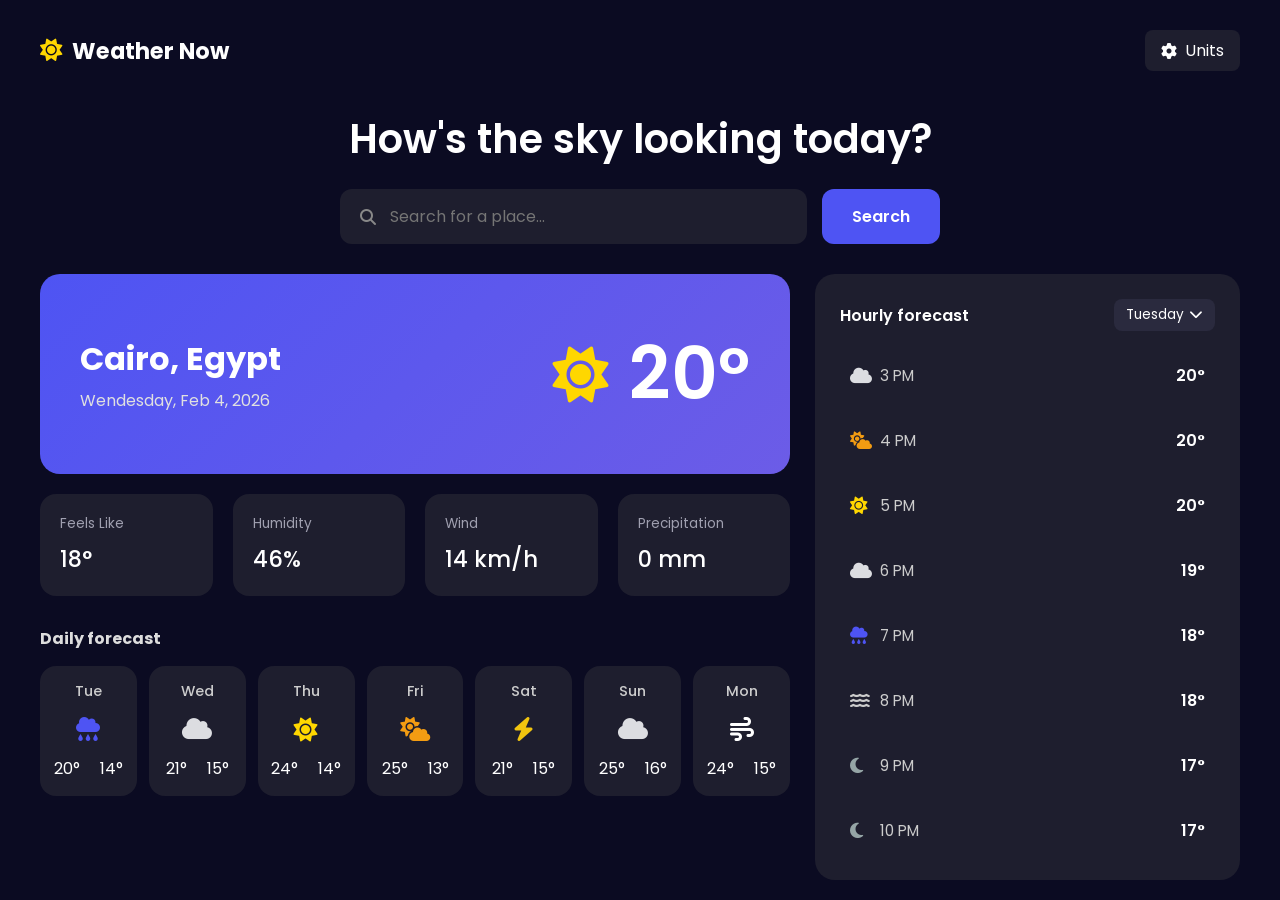
<file: Assignment_2/index.html>
<!DOCTYPE html>
<html lang="en">
<head>
    <meta charset="UTF-8">
    <meta name="viewport" content="width=device-width, initial-scale=1.0">
    <title>Weather Dashboard</title>
    <link rel="stylesheet" href="style.css">
    <link href="https://fonts.googleapis.com/css2?family=Poppins:wght@400;500;600;700&display=swap" rel="stylesheet">
    <link rel="stylesheet" href="https://cdnjs.cloudflare.com/ajax/libs/font-awesome/6.4.0/css/all.min.css">
</head>
<body>
    <div class="container">
        
        <header>
            <div class="header-top">
                <div class="logo">
                    <i class="fas fa-sun"></i> Weather Now
                </div>
                <button class="units-btn">
                    <i class="fas fa-cog"></i> Units
                </button>
            </div>

            <section class="search-section">
                <h1>How's the sky looking today?</h1>
                <div class="search-bar">
                    <i class="fas fa-search search-icon"></i>
                    <input type="text" placeholder="Search for a place...">
                    <button>Search</button>
                </div>
            </section>
        </header>

        <div class="dashboard-flex">
            <div class="left-panel">
                <div class="main-card">
                    <div class="location-info">
                        <h2>Cairo, Egypt</h2>
                        <p>Wendesday, Feb 4, 2026</p>
                    </div>
                    <div class="weather-icon">
                        <i class="fas fa-sun"></i>
                        <span>20°</span>
                    </div>
                </div>

                <div class="stats-container">
                    <div class="stat-box">
                        <span>Feels Like</span>
                        <span>18°</span>
                    </div>
                    <div class="stat-box">
                        <span>Humidity</span>
                        <span>46%</span>
                    </div>
                    <div class="stat-box">
                        <span>Wind</span>
                        <span>14 km/h</span>
                    </div>
                    <div class="stat-box">
                        <span>Precipitation</span>
                        <span>0 mm</span>
                    </div>
                </div>

                <div class="daily-container">
                    <h3>Daily forecast</h3>
                    <div class="days-list">
                        <div>
                            <span class="day-name">Tue</span>
                            <i class="fas fa-cloud-rain"></i>
                            <div class="daily-temps">
                                <span class="max">20°</span>
                                <span class="min">14°</span>
                            </div>
                        </div>
                        <div>
                            <span class="day-name">Wed</span>
                            <i class="fas fa-cloud"></i>
                            <div class="daily-temps">
                                <span class="max">21°</span>
                                <span class="min">15°</span>
                            </div>
                        </div>
                        <div>
                            <span class="day-name">Thu</span>
                            <i class="fas fa-sun"></i>
                            <div class="daily-temps">
                                <span class="max">24°</span>
                                <span class="min">14°</span>
                            </div>
                        </div>
                        <div>
                            <span class="day-name">Fri</span>
                            <i class="fas fa-cloud-sun"></i>
                            <div class="daily-temps">
                                <span class="max">25°</span>
                                <span class="min">13°</span>
                            </div>
                        </div>
                        <div>
                            <span class="day-name">Sat</span>
                            <i class="fas fa-bolt"></i>
                            <div class="daily-temps">
                                <span class="max">21°</span>
                                <span class="min">15°</span>
                            </div>
                        </div>
                        <div>
                            <span class="day-name">Sun</span>
                            <i class="fas fa-cloud"></i>
                            <div class="daily-temps">
                                <span class="max">25°</span>
                                <span class="min">16°</span>
                            </div>
                        </div>
                        <div>
                            <span class="day-name">Mon</span>
                            <i class="fas fa-wind"></i>
                            <div class="daily-temps">
                                <span class="max">24°</span>
                                <span class="min">15°</span>
                            </div>
                        </div>
                    </div>
                </div>
            </div>

            <div class="right-panel">
                <div class="hourly-header">
                    <h3>Hourly forecast</h3>
                    <span>Tuesday <i class="fas fa-chevron-down"></i></span>
                </div>
                
                <div class="hourly-list">
                    <div>
                        <i class="fas fa-cloud"></i> 3 PM <span>20°</span>
                    </div>
                    <div>
                        <i class="fas fa-cloud-sun"></i> 4 PM <span>20°</span>
                    </div>
                    <div>
                        <i class="fas fa-sun"></i> 5 PM <span>20°</span>
                    </div>
                    <div>
                        <i class="fas fa-cloud"></i> 6 PM <span>19°</span>
                    </div>
                    <div>
                        <i class="fas fa-cloud-rain"></i> 7 PM <span>18°</span>
                    </div>
                    <div>
                        <i class="fas fa-water"></i> 8 PM <span>18°</span>
                    </div>
                    <div>
                        <i class="fas fa-moon"></i> 9 PM <span>17°</span>
                    </div>
                    <div>
                        <i class="fas fa-moon"></i> 10 PM <span>17°</span>
                    </div>
                </div>
            </div>

        </div>
    </div>
</body>
</html>
</file>
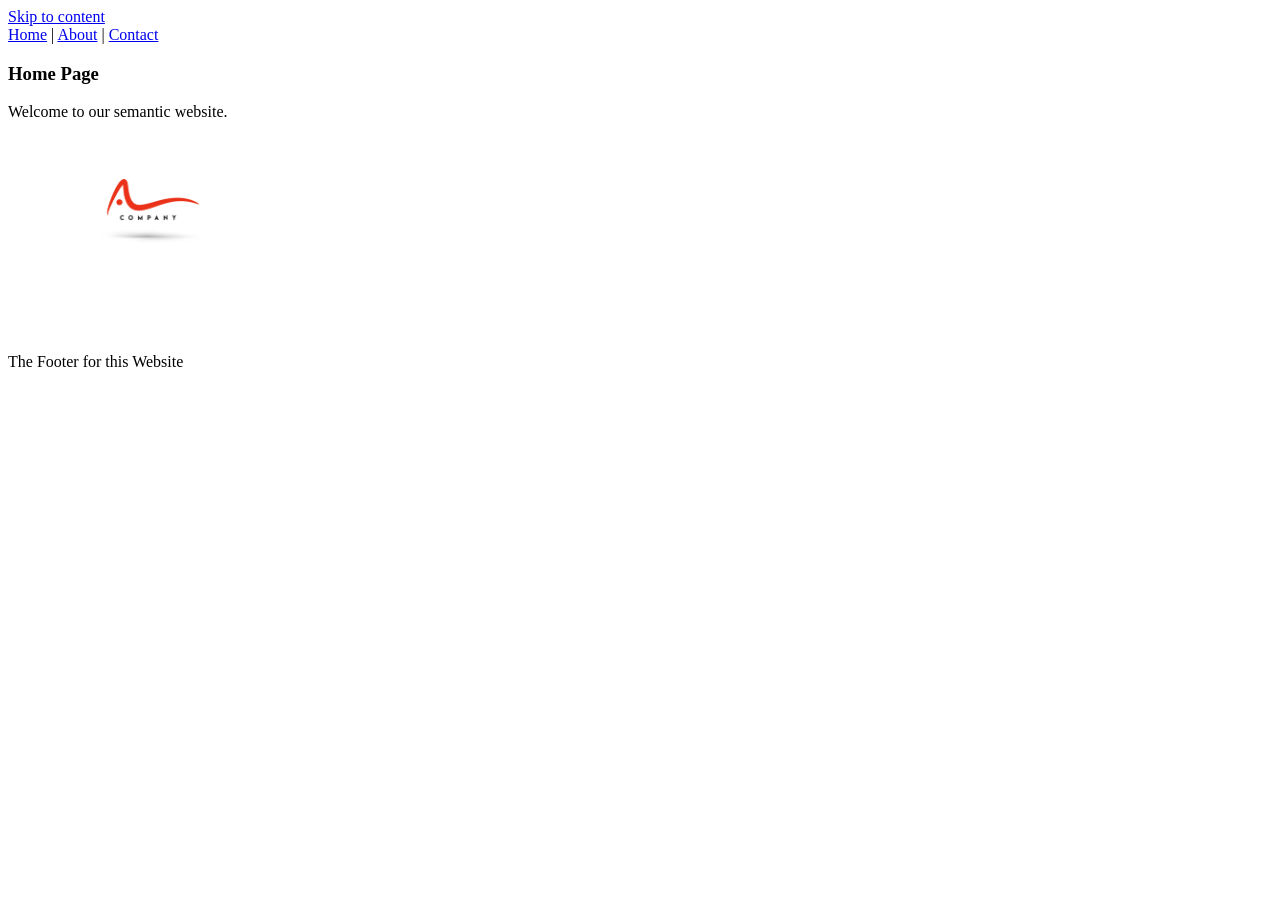
<file: Assignment_1/task5/index.html>
<!DOCTYPE html>
<html lang="en">
<head>
    <meta charset="UTF-8">
    <meta name="description" content="Home page">
    <link rel="canonical" href="index.html">
    <meta property="og:title" content="Home">
    <meta property="og:description" content="Welcome page">
    <meta property="og:image" content="image.jpg">
    <title>Home</title>
</head>
<body>
    <a href="#main">Skip to content</a>

<header>
    <nav>
        <a href="index.html">Home</a> |
        <a href="about.html">About</a> |
        <a href="contact.html">Contact</a>
    </nav>
</header>

<main id="main">
<section>
        <article>
            <h1>Home Page</h1>
            <p>Welcome to our semantic website.</p>
            
            <figure>
                <img src="../logo.jpg" alt="Description" width="200">
            </figure>
        </article>
    </section>

</main>
<br><br><br>
<footer>
    <p>The Footer for this Website</p>
</footer>
</body>
</html>
</file>
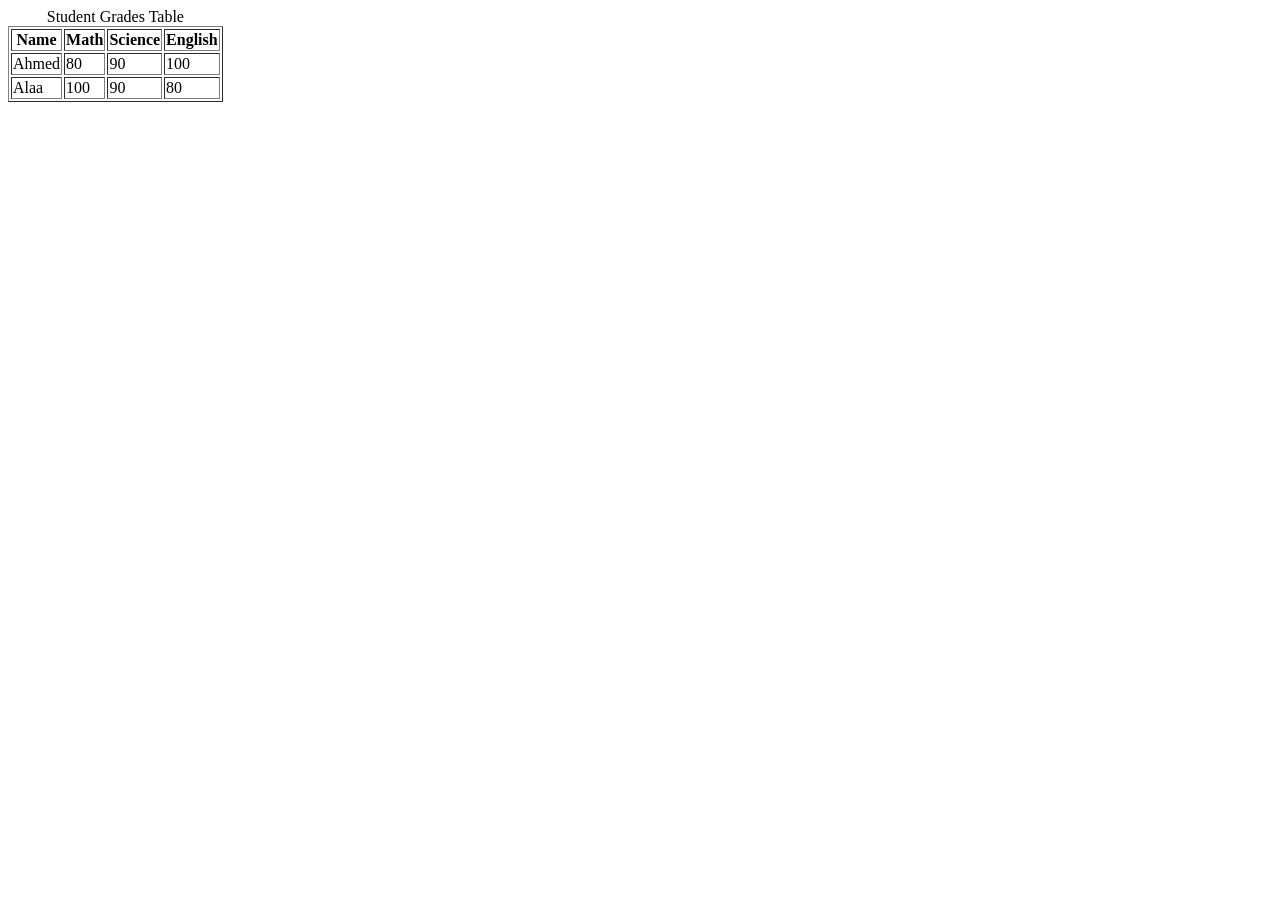
<file: Assignment_1/task2.html>
<!DOCTYPE html>
<html lang="en">
<head>
    <meta charset="UTF-8">
    <meta name="viewport" content="width=device-width, initial-scale=1.0">
    <title>Table Grades </title>
</head>
<body>
    <table border="1">
    <caption>Student Grades Table</caption>

    <thead>
        <tr>
            <th>Name</th>
            <th>Math</th>
            <th>Science</th>
            <th>English</th>
        </tr>
    </thead>

    <tbody>
        <tr>
            <td>Ahmed</td>
            <td>80</td>
            <td>90</td>
            <td>100</td>
        </tr>
        <tr>
            <td>Alaa</td>
            <td>100</td>
            <td>90</td>
            <td>80</td>
        </tr>
    </tbody>
</table>
</body>
</html>
</file>
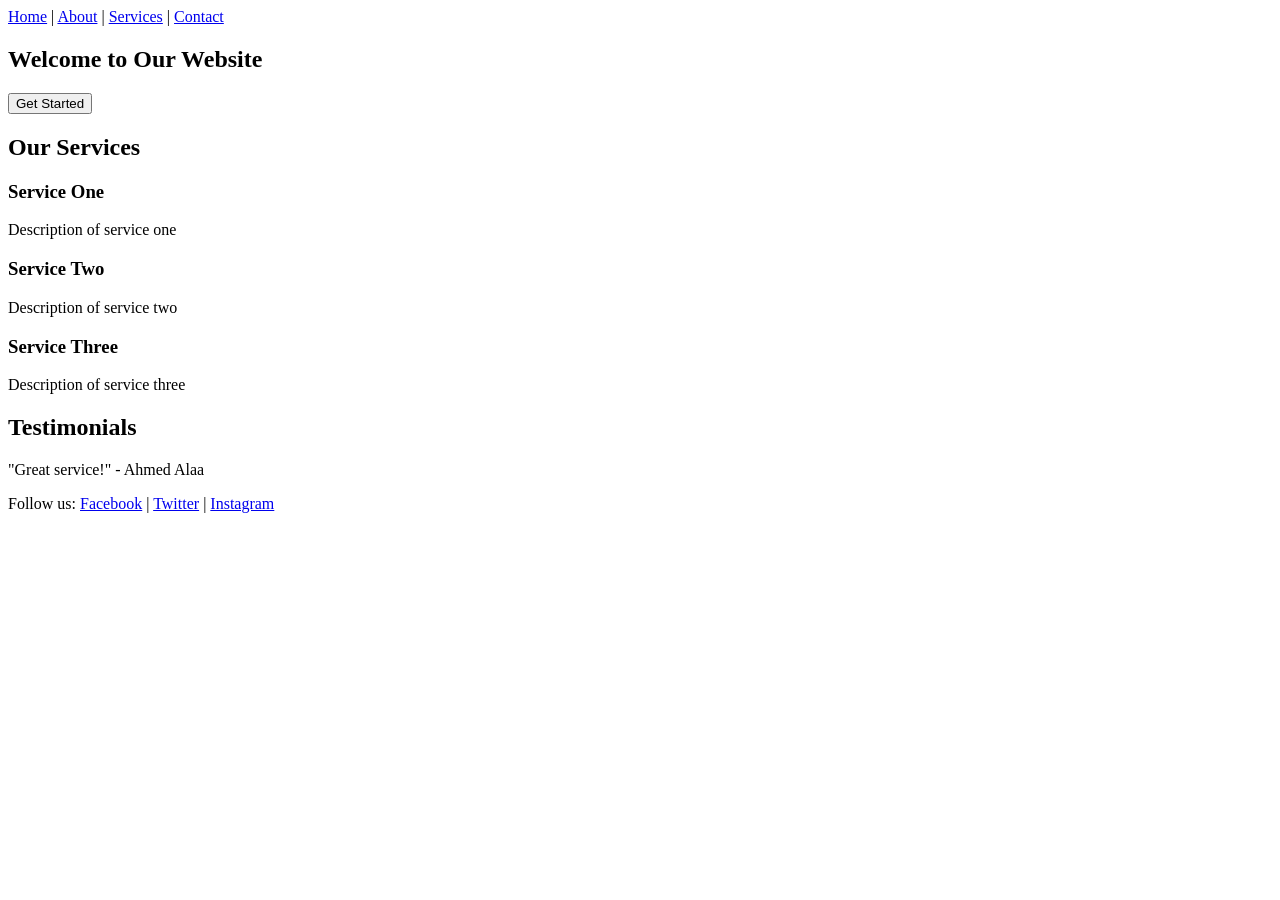
<file: Assignment_1/task3.html>
<!DOCTYPE html>
<html lang="en">
<head>
    <meta charset="UTF-8">
    <meta name="viewport" content="width=device-width, initial-scale=1.0">
    <title>Landing Page</title>
</head>
<body>
    <header>
    <nav>
        <a href="#">Home</a> |
        <a href="#">About</a> |
        <a href="#">Services</a> |
        <a href="#">Contact</a>
    </nav>
</header>

<main>
    <section>
        <h1>Welcome to Our Website</h1>
        <button>Get Started</button>
    </section>

    <section>
        <h2>Our Services</h2>

        <article>
            <h3>Service One</h3>
            <p>Description of service one</p>
        </article>

        <article>
            <h3>Service Two</h3>
            <p>Description of service two</p>
        </article>

        <article>
            <h3>Service Three</h3>
            <p>Description of service three</p>
        </article>
    </section>

    <section>
        <h2>Testimonials</h2>
        <article>
            <p>"Great service!" - Ahmed Alaa</p>
        </article>
    </section>
</main>

<footer>
    <p>
        Follow us: 
        <a href="https://www.facebook.com" target="_blank">Facebook</a> | 
        <a href="https://www.twitter.com" target="_blank">Twitter</a> | 
        <a href="https://www.instagram.com" target="_blank">Instagram</a>
    </p>
</footer>

</body>
</html>
</file>
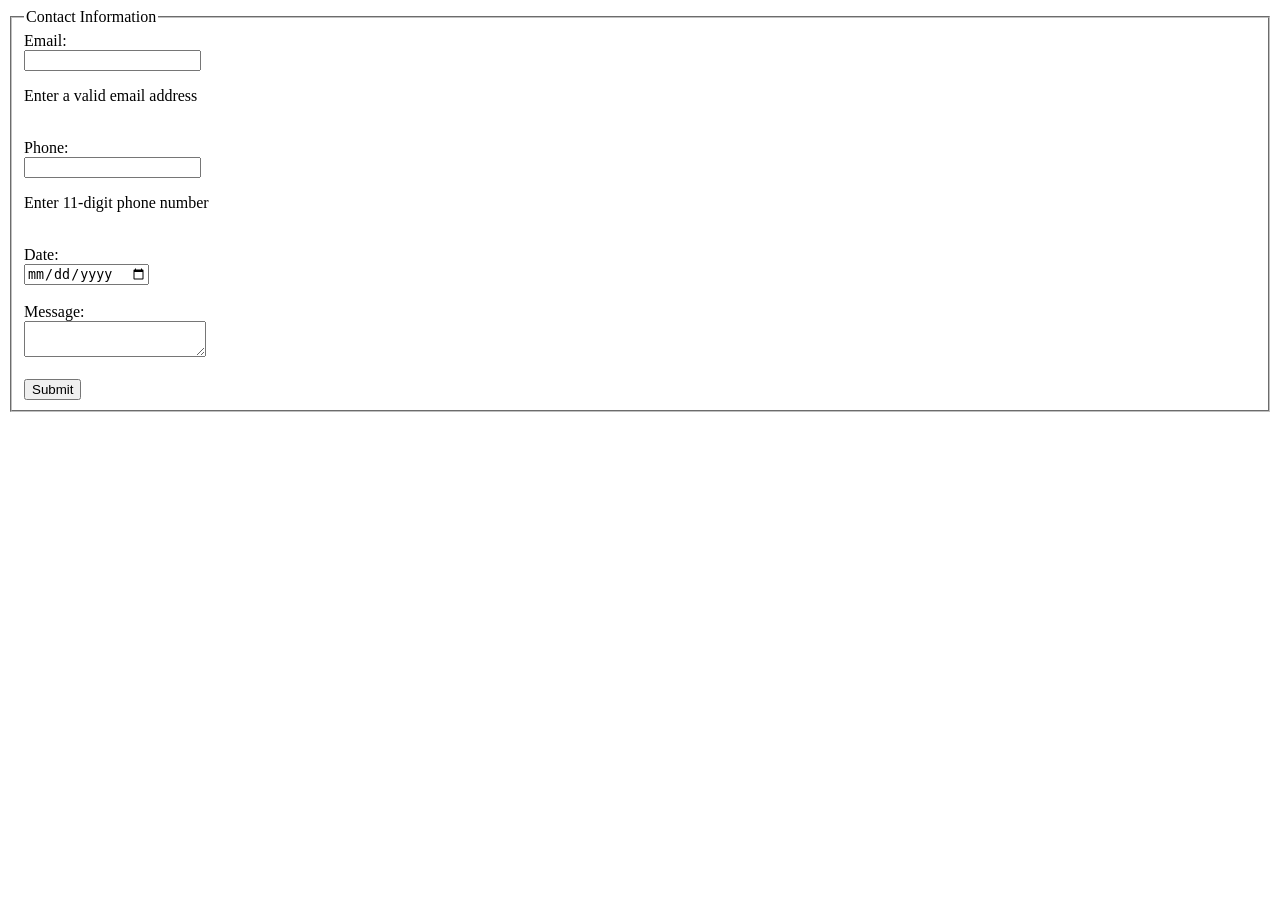
<file: Assignment_1/task4.html>
<!DOCTYPE html>
<html lang="en">
<head>
    <meta charset="UTF-8">
    <meta name="viewport" content="width=device-width, initial-scale=1.0">
    <title>Form</title>
</head>
<body>
    <form>
    <fieldset>
        <legend>Contact Information</legend>

        <label for="email">Email:</label><br>
        <input type="email"
               id="email"
               name="email"
               required
               pattern="[^@]+@[^@]+\.[a-zA-Z]{2,}"
               aria-describedby="emailHelp"
               aria-invalid="false">
        <p id="emailHelp">Enter a valid email address</p>

        <br>

        <label for="phone">Phone:</label><br>
        <input type="tel"
               id="phone"
               name="phone"
               required
               pattern="[0-9]{11}"
               aria-describedby="phoneHelp"
               aria-invalid="false">
        <p id="phoneHelp">Enter 11-digit phone number</p>

        <br>

        <label for="date">Date:</label><br>
        <input type="date" id="date" name="date" required>

        <br><br>

        <label for="message">Message:</label><br>
        <textarea id="message" name="message" required></textarea>
        <br><br>

        <button type="submit">Submit</button>
    </fieldset>
</form>

</body>
</html>
</file>
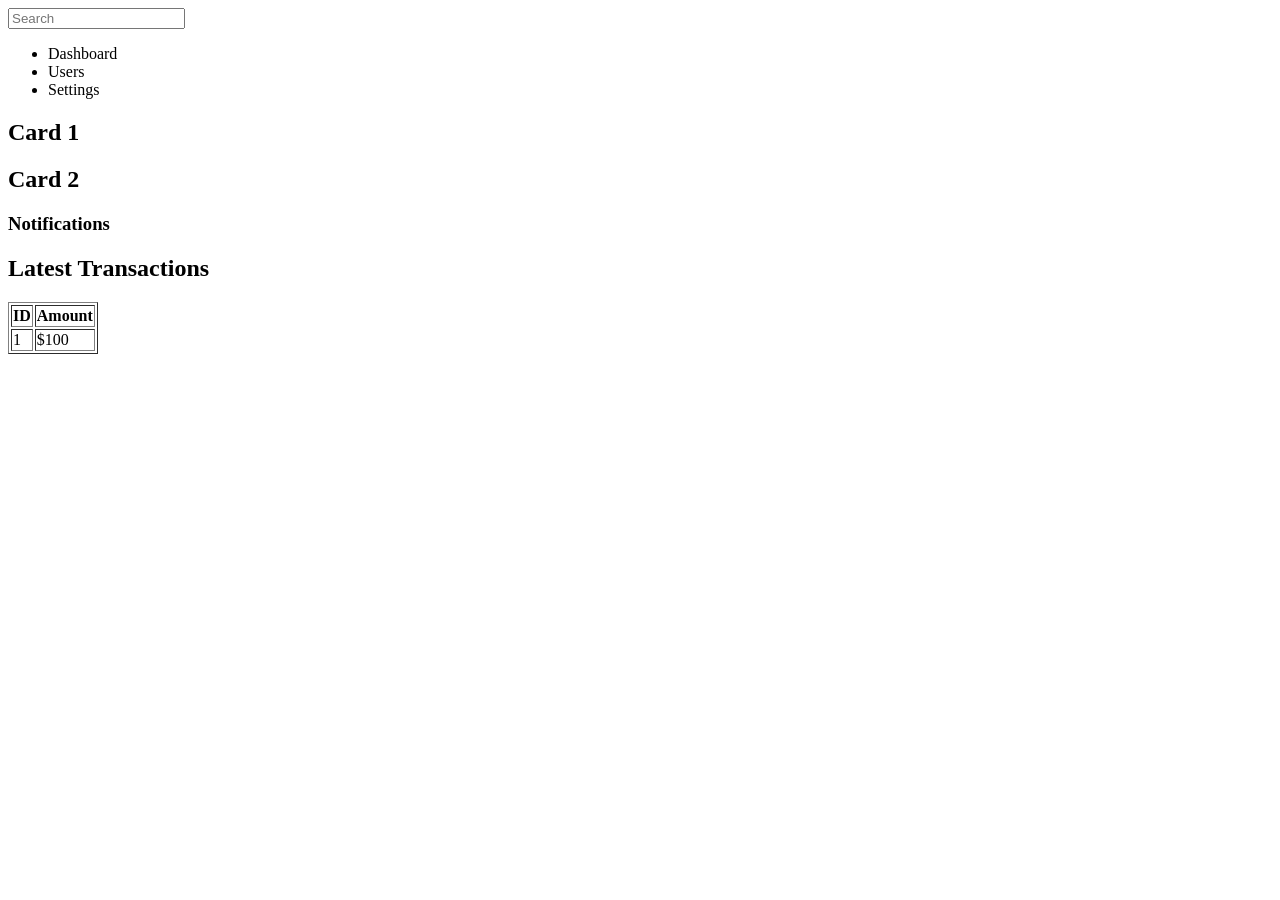
<file: Assignment_1/task6.html>
<!DOCTYPE html>
<html lang="en">
<head>
    <meta charset="UTF-8">
    <meta name="viewport" content="width=g, initial-scale=1.0">
    <title>Dashboard</title>
</head>
<body>
    
<header>
    <input type="search" placeholder="Search">
</header>

<nav>
    <ul>
        <li>Dashboard</li>
        <li>Users</li>
        <li>Settings</li>
    </ul>
</nav>

<main>
    <section>
        <article>
            <h2>Card 1</h2>
        </article>
        <article>
            <h2>Card 2</h2>
        </article>
    </section>

    <aside>
        <h3>Notifications</h3>
    </aside>

    <section>
        <h2>Latest Transactions</h2>
        <table border="1">
            <tr>
                <th>ID</th>
                <th>Amount</th>
            </tr>
            <tr>
                <td>1</td>
                <td>$100</td>
            </tr>
        </table>
    </section>
</main>

</body>
</html>
</file>
<file: Assignment_2/style.css>
* {
    margin: 0;
    padding: 0;
    box-sizing: border-box;
    font-family: 'Poppins', sans-serif;
}
body {
    background-color: #0b0b22;
    color: #ffffff;
    min-height: 100vh;
    padding: 20px;
    display: flex;
    justify-content: center;
}
.container {
    width: 100%;
    max-width: 1200px;
    display: flex;
    flex-direction: column;
}
header {
    display: flex;
    flex-direction: column;
    gap: 20px;
    margin-bottom: 30px;
}
.header-top {
    display: flex;
    justify-content: space-between;
    align-items: center;
    width: 100%;
    padding: 10px 0;
}
.logo {
    font-weight: 700;
    font-size: 1.4rem;
    display: flex;
    align-items: center;
    gap: 10px;
}
.units-btn {
    padding: 8px 16px;
    background: #1E1E2E;
    color: white;
    border: none;
    border-radius: 8px;
    cursor: pointer;
    display: flex;
    align-items: center;
    gap: 8px;
    font-size: 1rem;
}
.search-section {
    text-align: center;
    width: 100%;
    margin-top: 8px;
}
.search-section h1 {
    font-size: 2.5rem;
    margin-bottom: 20px;
    font-weight: 600;
}
.search-bar {
    display: flex;
    justify-content: center;
    align-items: center;
    gap: 15px;
    max-width: 600px;
    margin: 0 auto;
    position: relative;
}
.search-icon {
    position: absolute;
    left: 20px;
    color: #888;
    z-index: 1;
}
.search-bar input {
    flex: 1;
    padding: 15px 20px 15px 50px;
    background-color: #1E1E2E;
    color: white;
    border: none;
    border-radius: 12px;
    outline: none;
    font-size: 1rem;
}
.search-bar button {
    padding: 15px 30px;
    background-color: #4E54F3;
    color: white;
    border: none;
    border-radius: 12px;
    cursor: pointer;
    font-weight: 600;
    font-size: 1rem;
}
.dashboard-flex {
    display: flex;
    gap: 25px;
    flex: 1;
}
.left-panel {
    flex: 2;
    display: flex;
    flex-direction: column;
    gap: 20px;
}
.main-card {
    background: linear-gradient(135deg, #4E54F3, #6c5ce7);
    color: white;
    padding: 30px 40px;
    border-radius: 20px;
    display: flex;
    justify-content: space-between;
    align-items: center;
    min-height: 200px;
}
.location-info h2 {
    font-size: 2rem;
    margin-bottom: 5px;
}
.location-info p {
    color: #e0e0e0;
}
.weather-icon {
    display: flex;
    align-items: center;
    gap: 20px;
}
.weather-icon span {
    font-size: 4.5rem;
    font-weight: 600;
}
.weather-icon i {
    font-size: 3.5rem;
    color: #ffd700;
}
.stats-container {
    display: flex;
    gap: 20px;
    width: 100%;
}
.stat-box {
    background: #1E1E2E;
    padding: 20px;
    border-radius: 16px;
    display: flex;
    flex-direction: column;
    justify-content: center;
    flex: 1;
}
.stat-box span:first-child {
    font-size: 0.85rem;
    color: #a0a0b0;
    margin-bottom: 8px;
}
.stat-box span:last-child {
    font-size: 1.4rem;
    font-weight: 500;
}
.daily-container {
    margin-top: 10px;
}
.daily-container h3 {
    margin-bottom: 15px;
    font-size: 1rem;
    color: #ddd;
}
.days-list {
    display: flex;
    justify-content: space-between;
    gap: 12px;
}
.days-list > div {
    background: #1E1E2E;
    border-radius: 16px;
    text-align: center;
    flex: 1;
    display: flex;
    flex-direction: column;
    justify-content: space-between;
    align-items: center;
    gap: 10px;
    padding: 15px 5px;
    min-height: 130px;
}
.days-list > div i {
    font-size: 1.5rem;
    margin: 5px 0;
}
.days-list .day-name {
    color: #ccc;
    font-size: 0.9rem;
    font-weight: 500;
}
.daily-temps {
    display: flex;
    justify-content: center;
    gap: 20px;
    width: 100%;
}
.daily-temps .max .min {
    color: #ffffff;
    font-weight: 600;
    font-size: 0.95rem;
}
.right-panel {
    flex: 1;
    background: #1E1E2E;
    padding: 25px;
    border-radius: 20px;
    display: flex;
    flex-direction: column;
}
.hourly-header {
    display: flex;
    justify-content: space-between;
    align-items: center;
    margin-bottom: 20px;
}
.hourly-header h3 {
    font-size: 1rem;
    font-weight: 600;
}
.hourly-header span {
    background: #2a2a3e;
    padding: 6px 12px;
    border-radius: 8px;
    font-size: 0.85rem;
    display: flex;
    align-items: center;
    gap: 5px;
    cursor: pointer;
}
.hourly-list {
    display: flex;
    flex-direction: column;
    justify-content: space-between;
    flex: 1;
}
.hourly-list > div {
    display: flex;
    align-items: center;
    padding: 12px 10px;
    border-radius: 12px;
    transition: 0.2s;
    color: #ccc;
    font-size: 0.95rem;
}
.hourly-list > div:hover {
    background-color: #2a2a3e;
}
.hourly-list > div i {
    width: 30px;
    font-size: 1.1rem;
}
.hourly-list > div span {
    margin-left: auto;
    font-weight: 600;
    font-size: 1rem;
    color: white;
}
.fa-cloud-rain { color: #4E54F3; }
.fa-sun { color: #ffd700; }
.fa-cloud { color: #dcdde1; }
.fa-bolt { color: #f1c40f; }
.fa-cloud-sun { color: #f39c12; }
.fa-moon { color: #95a5a6; }
</file>
